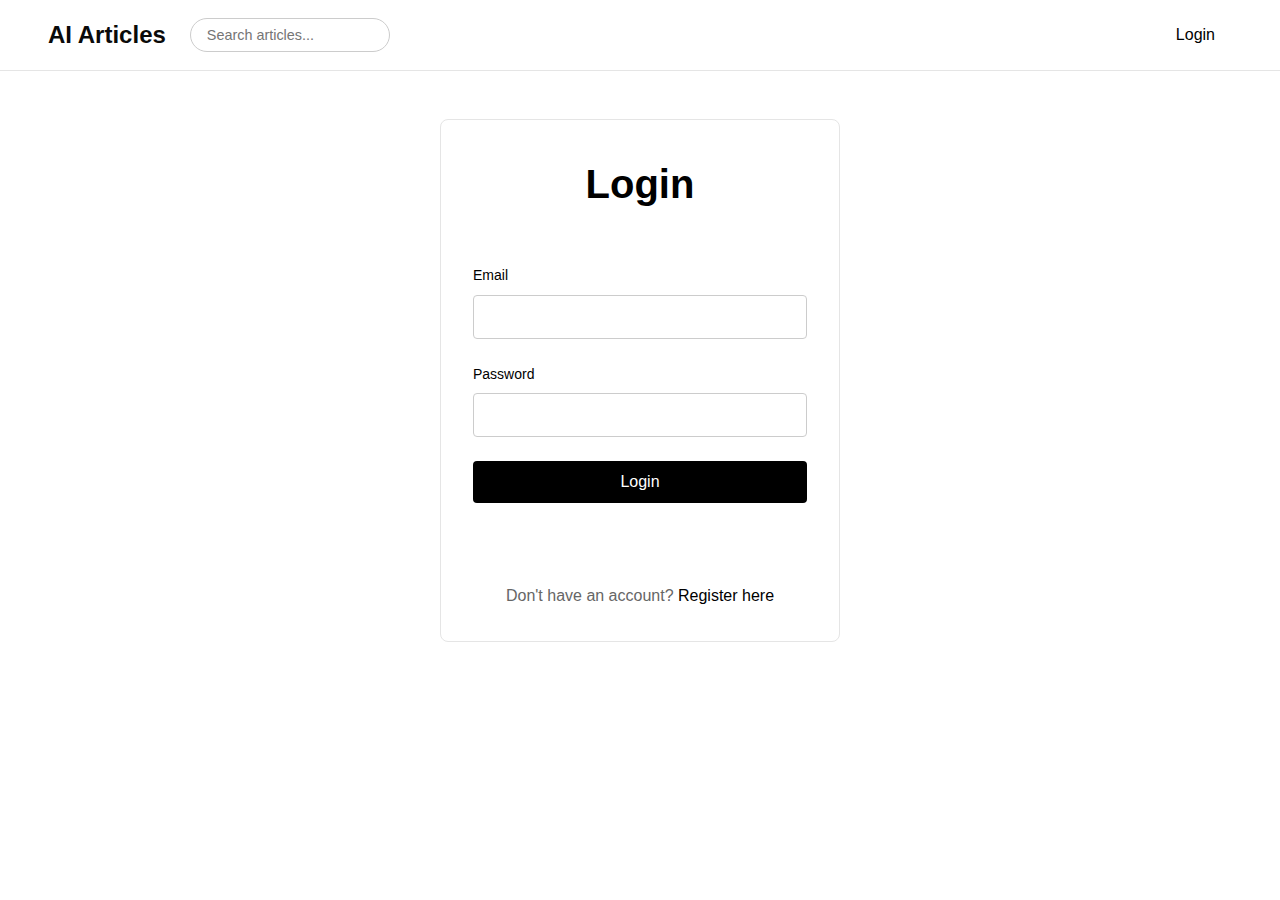
<file: static/login.html>
<!DOCTYPE html>
<html lang="en">
  <head>
    <meta charset="UTF-8" />
    <meta name="viewport" content="width=device-width, initial-scale=1.0" />
    <title>Login - AI Article Platform</title>
    <link rel="stylesheet" href="style.css" />
  </head>
  <body>
    <nav class="navbar">
      <div class="nav-container">
        <div class="nav-brand-group">
          <a href="index.html" class="nav-brand">AI Articles</a>
          <form id="search-form" class="search-form">
            <input
              type="text"
              id="search-input"
              placeholder="Search articles..."
            />
          </form>
        </div>

        <ul class="nav-links" id="nav-links"></ul>
      </div>
    </nav>

    <main class="main-content">
      <div class="container">
        <div class="form-wrapper">
          <h1>Login</h1>
          <form id="login-form" class="auth-form">
            <div class="form-group">
              <label for="email">Email</label>
              <input type="email" id="email" name="email" required />
            </div>

            <div class="form-group">
              <label for="password">Password</label>
              <input type="password" id="password" name="password" required />
            </div>

            <button type="submit" class="submit-btn">Login</button>

            <!-- Placeholder for form submission result messages -->
            <div id="form-message"></div>
          </form>

          <div class="auth-link">
            <p>
              Don't have an account? <a href="register.html">Register here</a>
            </p>
          </div>
        </div>
      </div>
    </main>

    <script src="main.js"></script>
  </body>
</html>
</file>
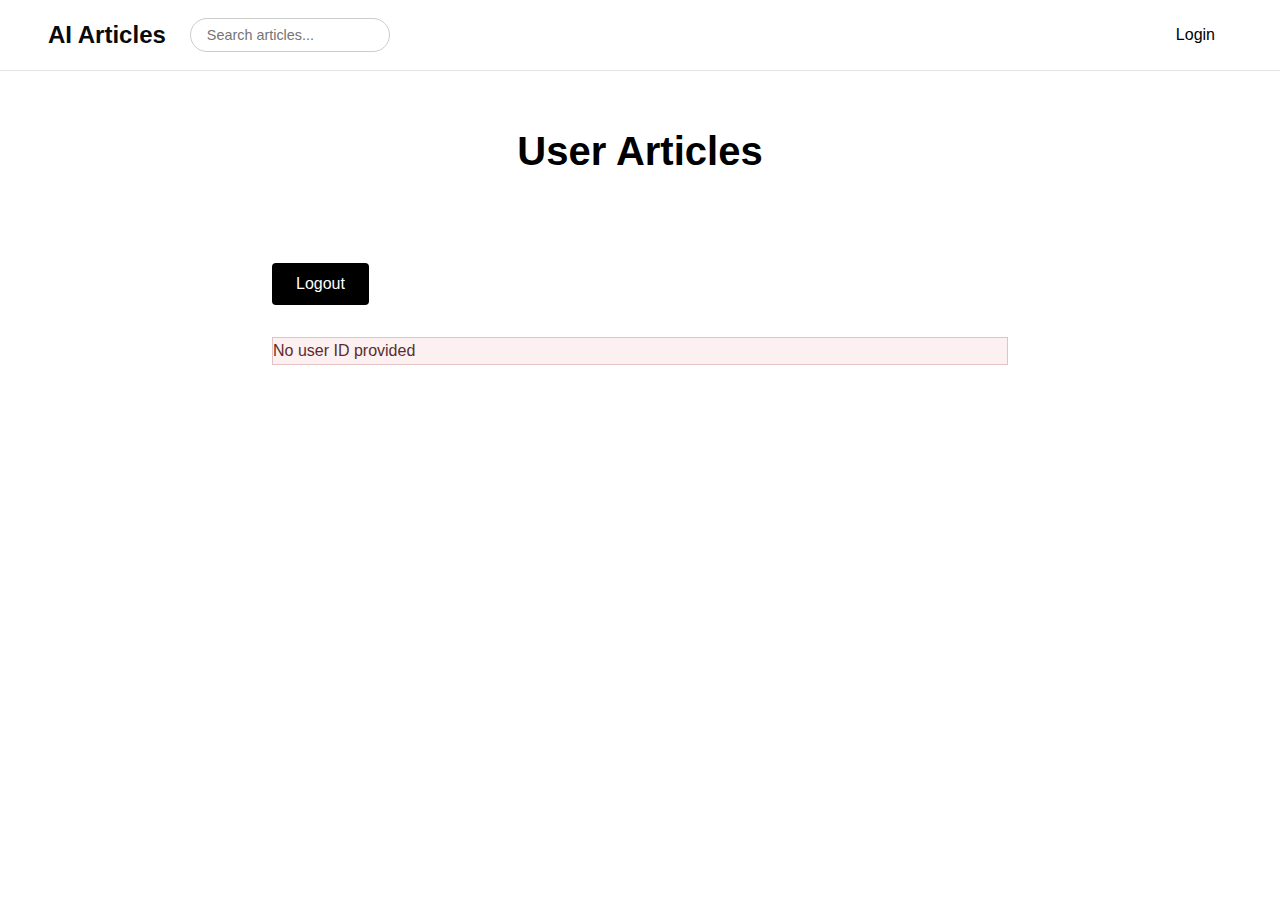
<file: static/profile.html>
<!DOCTYPE html>
<html lang="en">
  <head>
    <meta charset="UTF-8" />
    <meta name="viewport" content="width=device-width, initial-scale=1.0" />
    <title>Profile - AI Article Platform</title>
    <link rel="stylesheet" href="style.css" />
  </head>
  <body>
    <nav class="navbar">
      <div class="nav-container">
        <div class="nav-brand-group">
          <a href="index.html" class="nav-brand">AI Articles</a>
          <form id="search-form" class="search-form">
            <input
              type="text"
              id="search-input"
              placeholder="Search articles..."
            />
          </form>
        </div>

        <ul class="nav-links" id="nav-links"></ul>
      </div>
    </nav>

    <main class="main-content">
      <div class="container">
        <div class="profile-wrapper">
          <h1 id="profile-title">User Articles</h1>

          <!-- Placeholder for loading status -->
          <div id="loading-message"></div>

          <!-- Container for user articles list -->
          <div id="user-articles" class="user-articles">
            <!-- User articles will be populated here by JavaScript -->
          </div>

          <button
            id="logout-btn"
            class="submit-btn"
            style="margin-bottom: 2rem; margin-top: 2rem"
          >
            Logout
          </button>

          <!-- Placeholder for error messages -->
          <div id="error-message"></div>
        </div>
      </div>
    </main>

    <script src="main.js"></script>
  </body>
</html>
</file>
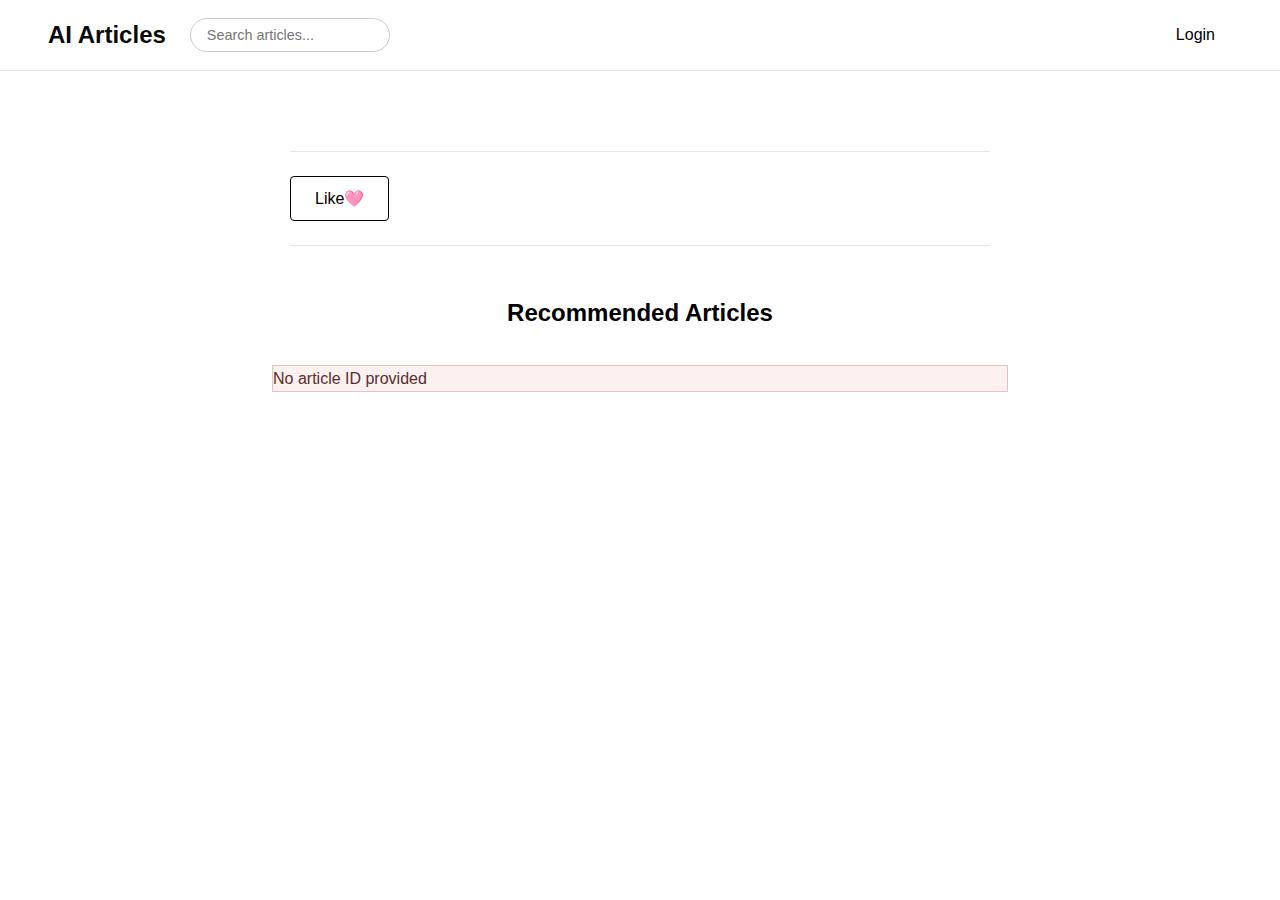
<file: static/read.html>
<!DOCTYPE html>
<html lang="en">
  <head>
    <meta charset="UTF-8" />
    <meta name="viewport" content="width=device-width, initial-scale=1.0" />
    <title>Read Article - AI Article Platform</title>
    <link rel="stylesheet" href="style.css" />
  </head>
  <body>
    <nav class="navbar">
      <div class="nav-container">
        <div class="nav-brand-group">
          <a href="index.html" class="nav-brand">AI Articles</a>
          <form id="search-form" class="search-form">
            <input
              type="text"
              id="search-input"
              placeholder="Search articles..."
            />
          </form>
        </div>

        <ul class="nav-links" id="nav-links"></ul>
      </div>
    </nav>

    <main class="main-content">
      <div class="container">
        <!-- Placeholder for article loading status -->
        <div id="loading-message"></div>

        <!-- Article content section -->
        <article id="article-content" class="article-content">
          <header class="article-header">
            <h1 id="article-title"></h1>
            <div id="article-author" class="article-author"></div>
          </header>

          <div id="article-body" class="article-body"></div>

          <div class="article-actions">
            <button id="like-btn" class="action-btn">Like🩷</button>
            <div id="like-message"></div>
          </div>
        </article>

        <!-- Recommended articles section -->
        <section id="recommended-section" class="recommended-section">
          <h2>Recommended Articles</h2>
          <div id="recommended-list" class="recommended-list">
            <!-- Recommended articles will be populated here by JavaScript -->
          </div>
        </section>

        <!-- Placeholder for error messages -->
        <div id="error-message"></div>
      </div>
    </main>

    <script src="main.js"></script>
  </body>
</html>
</file>
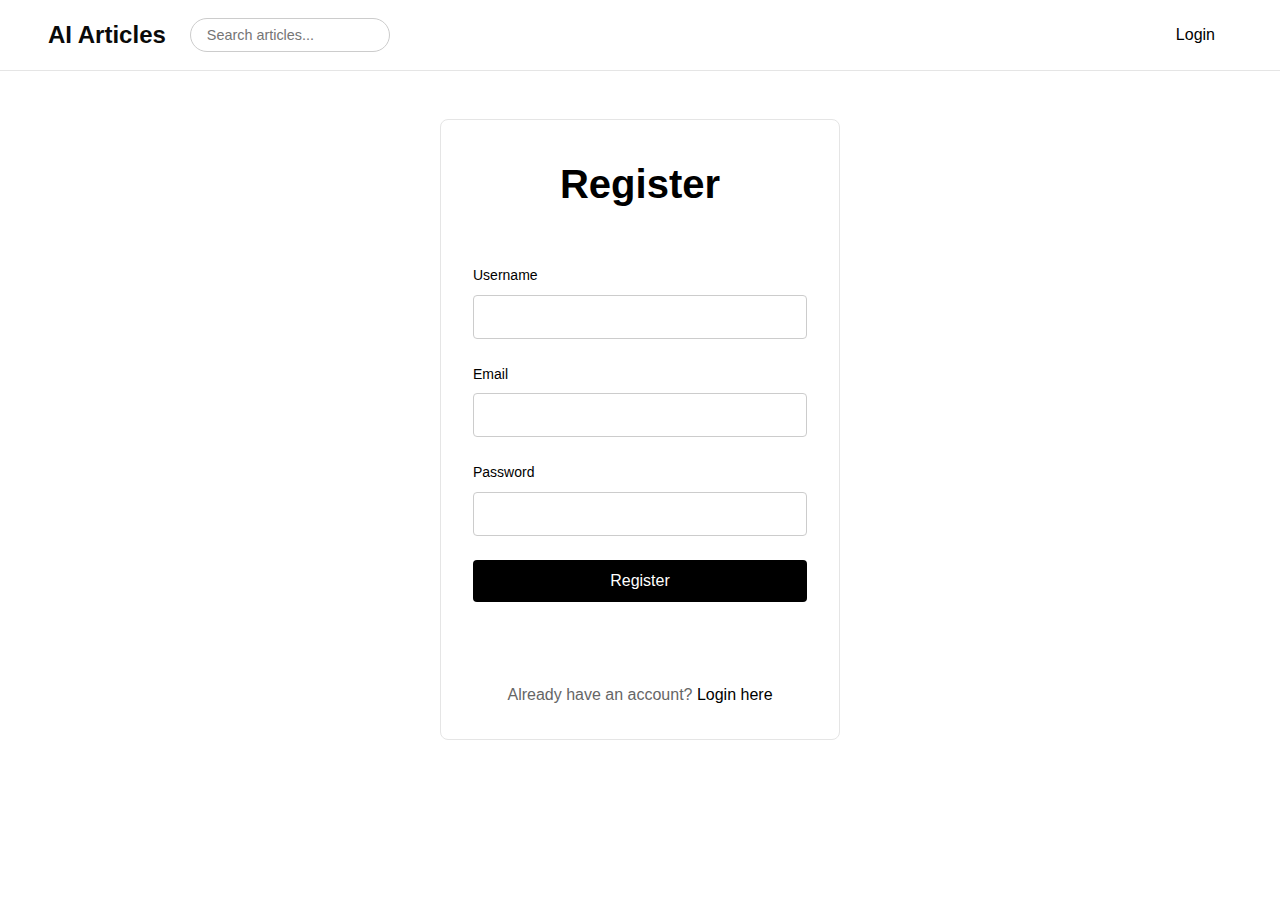
<file: static/register.html>
<!DOCTYPE html>
<html lang="en">
  <head>
    <meta charset="UTF-8" />
    <meta name="viewport" content="width=device-width, initial-scale=1.0" />
    <title>Register - AI Article Platform</title>
    <link rel="stylesheet" href="style.css" />
  </head>
  <body>
    <nav class="navbar">
      <div class="nav-container">
        <div class="nav-brand-group">
          <a href="index.html" class="nav-brand">AI Articles</a>
          <form id="search-form" class="search-form">
            <input
              type="text"
              id="search-input"
              placeholder="Search articles..."
            />
          </form>
        </div>

        <ul class="nav-links" id="nav-links"></ul>
      </div>
    </nav>

    <main class="main-content">
      <div class="container">
        <div class="form-wrapper">
          <h1>Register</h1>
          <form id="register-form" class="auth-form">
            <div class="form-group">
              <label for="username">Username</label>
              <input type="text" id="username" name="username" required />
            </div>

            <div class="form-group">
              <label for="email">Email</label>
              <input type="email" id="email" name="email" required />
            </div>

            <div class="form-group">
              <label for="password">Password</label>
              <input type="password" id="password" name="password" required />
            </div>

            <button type="submit" class="submit-btn">Register</button>

            <!-- Placeholder for form submission result messages -->
            <div id="form-message"></div>
          </form>

          <div class="auth-link">
            <p>Already have an account? <a href="login.html">Login here</a></p>
          </div>
        </div>
      </div>
    </main>

    <script src="main.js"></script>
  </body>
</html>
</file>
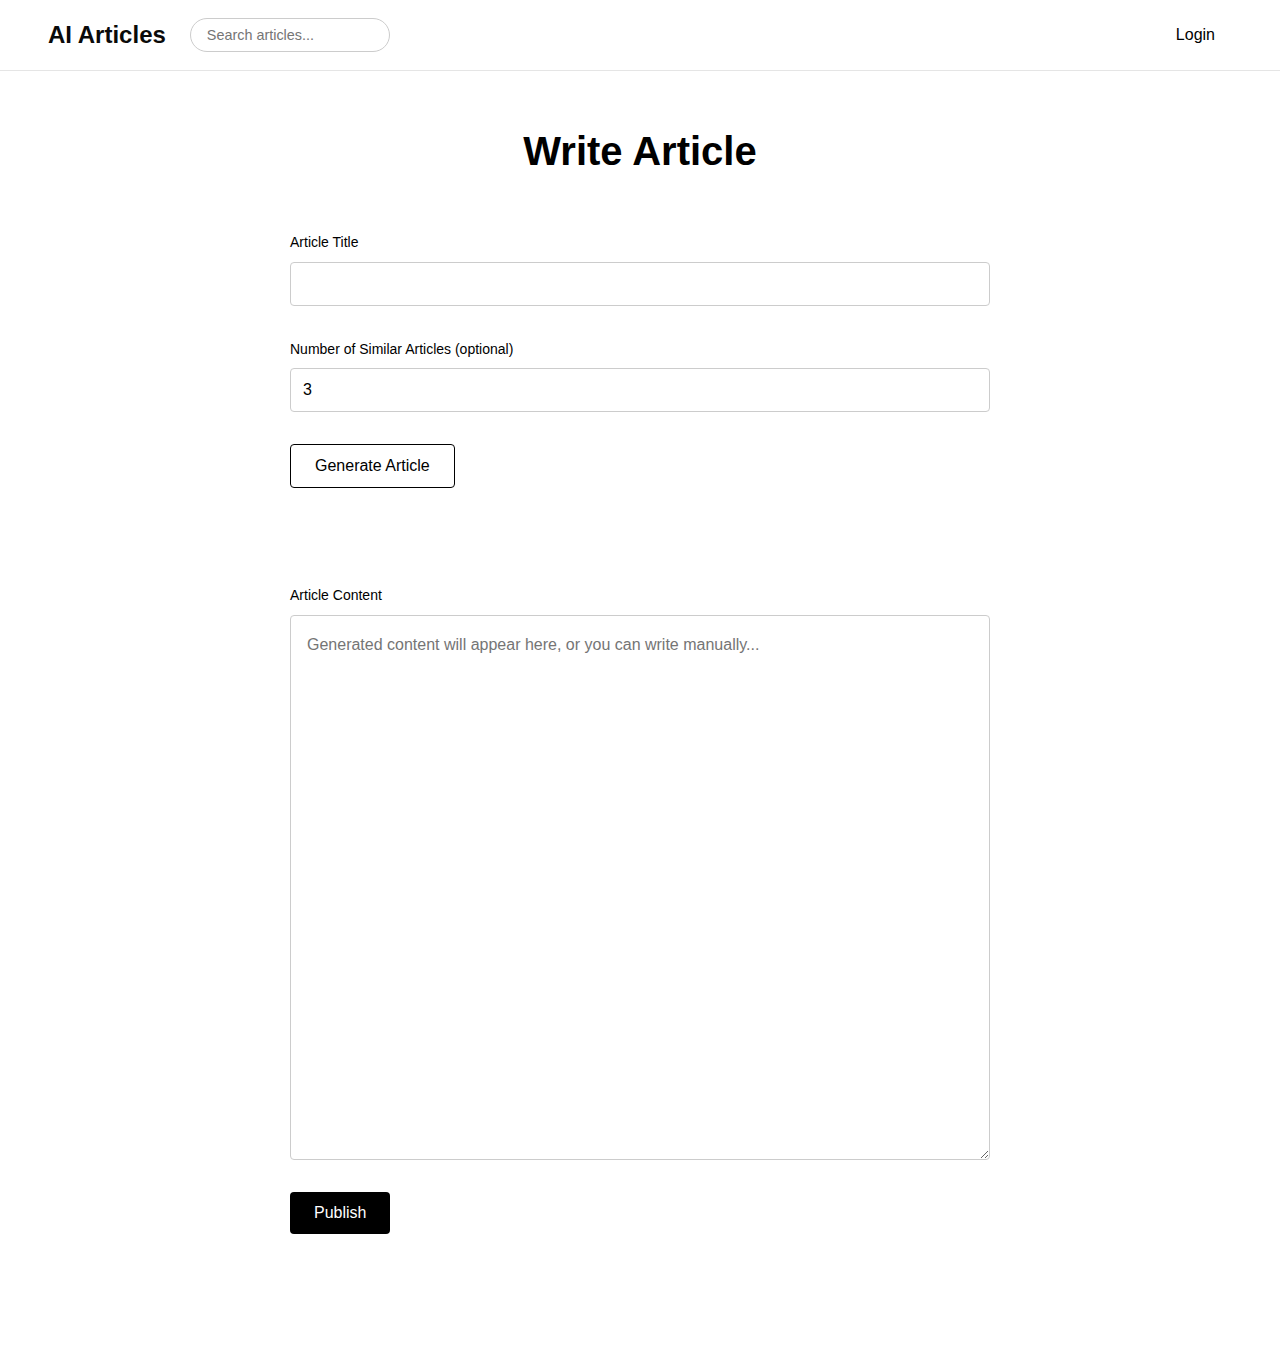
<file: static/write.html>
<!DOCTYPE html>
<html lang="en">
  <head>
    <meta charset="UTF-8" />
    <meta name="viewport" content="width=device-width, initial-scale=1.0" />
    <title>Write Article - AI Article Platform</title>
    <link rel="stylesheet" href="style.css" />
  </head>
  <body>
    <nav class="navbar">
      <div class="nav-container">
        <div class="nav-brand-group">
          <a href="index.html" class="nav-brand">AI Articles</a>
          <form id="search-form" class="search-form">
            <input
              type="text"
              id="search-input"
              placeholder="Search articles..."
            />
          </form>
        </div>

        <ul class="nav-links" id="nav-links"></ul>
      </div>
    </nav>

    <main class="main-content">
      <div class="container">
        <div class="write-wrapper">
          <h1>Write Article</h1>

          <form id="write-form" class="write-form">
            <div class="form-group">
              <label for="title">Article Title</label>
              <input type="text" id="title" name="title" required />
            </div>

            <div class="form-group">
              <label for="num_similar_articles"
                >Number of Similar Articles (optional)</label
              >
              <input
                type="number"
                id="num_similar_articles"
                name="num_similar_articles"
                value="3"
                min="1"
                max="10"
              />
            </div>

            <div class="button-group">
              <button type="button" id="generate-btn" class="action-btn">
                Generate Article
              </button>
            </div>

            <!-- Placeholder for generation status messages -->
            <div id="generation-message"></div>

            <div class="form-group">
              <label for="content">Article Content</label>
              <textarea
                id="content"
                name="content"
                rows="20"
                placeholder="Generated content will appear here, or you can write manually..."
              ></textarea>
            </div>

            <div class="button-group">
              <button type="submit" id="publish-btn" class="submit-btn">
                Publish
              </button>
            </div>

            <!-- Placeholder for form submission result messages -->
            <div id="form-message"></div>
          </form>
        </div>
      </div>
    </main>

    <script src="main.js"></script>
  </body>
</html>
</file>
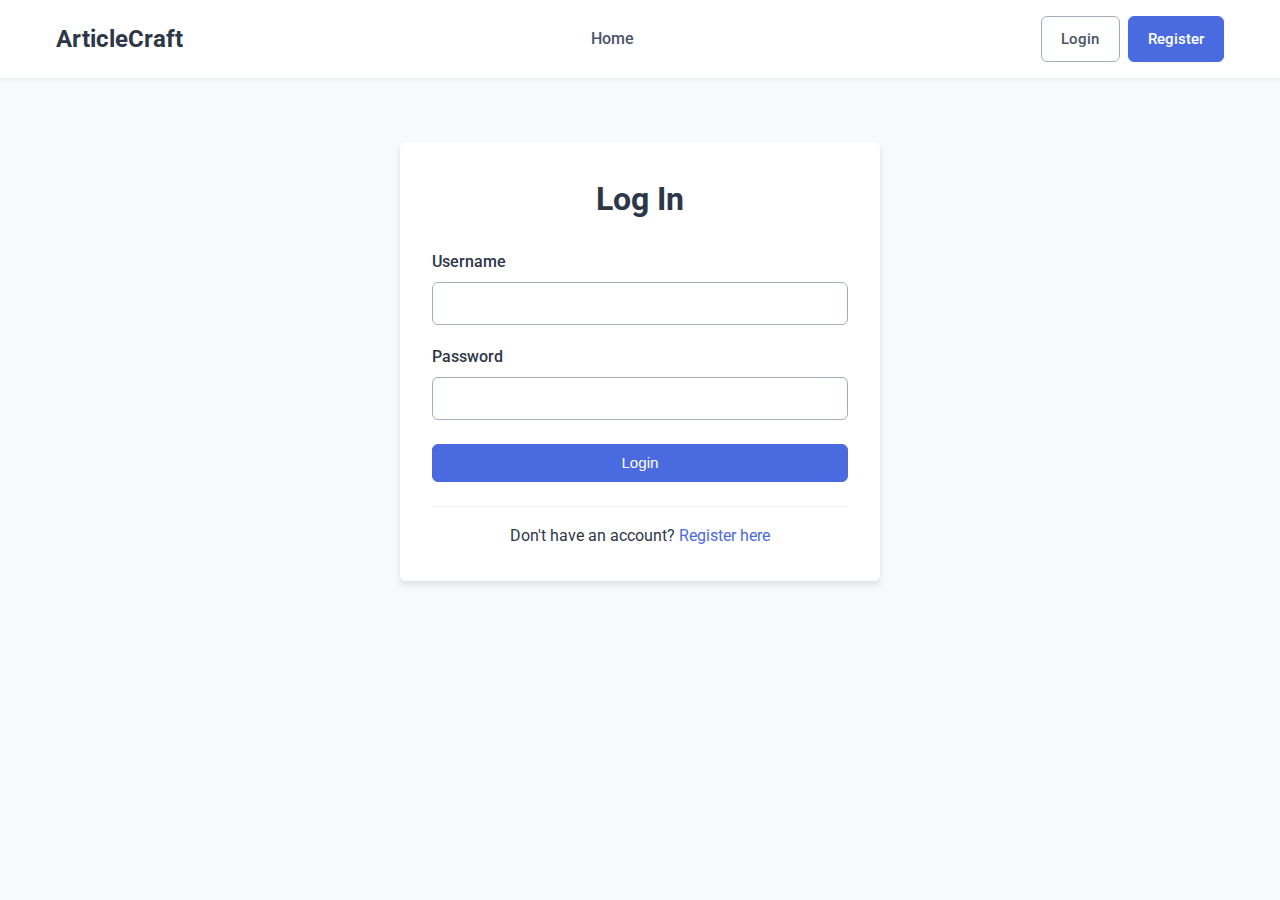
<file: templates/login.html>
<!DOCTYPE html>
<html lang="en">
<head>
    <meta charset="UTF-8">
    <meta name="viewport" content="width=device-width, initial-scale=1.0">
    <title>Login - ArticleCraft</title>
    <link rel="stylesheet" href="/static/styles.css">
    <link href="https://fonts.googleapis.com/css2?family=Roboto:wght@300;400;500;700&display=swap" rel="stylesheet">
</head>
<body>
    <header>
        <div class="container">
            <nav class="navbar">
                <div class="navbar-brand">
                    <a href="/">ArticleCraft</a>
                </div>
                
                <div class="navbar-menu">
                    <ul class="navbar-nav">
                        <li class="nav-item">
                            <a href="/" class="nav-link">Home</a>
                        </li>
                    </ul>
                </div>
                
                <div class="navbar-end">
                    <div class="auth-buttons">
                        <a href="/login" class="btn btn-outline">Login</a>
                        <a href="/register" class="btn btn-primary">Register</a>
                    </div>
                </div>
            </nav>
        </div>
    </header>
    
    <main>
        <div class="container">
            <div class="auth-container">
                <h1>Log In</h1>
                
                <div id="alerts"></div>
                
                <form id="login-form" class="auth-form">
                    <div class="form-group">
                        <label for="username">Username</label>
                        <input type="text" id="username" name="username" required class="form-control">
                    </div>
                    
                    <div class="form-group">
                        <label for="password">Password</label>
                        <input type="password" id="password" name="password" required class="form-control">
                    </div>
                    
                    <div class="form-actions">
                        <button type="submit" class="btn btn-primary btn-block" id="login-btn">
                            Login
                        </button>
                    </div>
                </form>
                
                <div class="auth-footer">
                    <p>Don't have an account? <a href="/register">Register here</a></p>
                </div>
            </div>
        </div>
    </main>
    
    <script src="/static/auth.js"></script>
    <script>
        const API_BASE_URL = 'http://localhost:8000';

        document.getElementById('login-form').addEventListener('submit', async function(e) {
            e.preventDefault();
            
            const loginBtn = document.getElementById('login-btn');
            const originalText = loginBtn.textContent;
            loginBtn.textContent = 'Logging in...';
            loginBtn.disabled = true;
            
            const formData = new FormData();
            formData.append('username', document.getElementById('username').value);
            formData.append('password', document.getElementById('password').value);
            
            try {
                const response = await fetch(`${API_BASE_URL}/auth/login`, {
                    method: 'POST',
                    body: formData
                });
                
                const data = await response.json();
                
                if (response.ok) {
                    // Store the access token
                    localStorage.setItem('access_token', data.access_token);
                    localStorage.setItem('token_type', data.token_type);
                    
                    showAlert('Login successful! Redirecting...', 'success');
                    
                    // Redirect to home page after a short delay
                    setTimeout(() => {
                        window.location.href = '/';
                    }, 1000);
                } else {
                    showAlert(data.detail || 'Login failed. Please check your credentials.', 'error');
                }
            } catch (error) {
                console.error('Login error:', error);
                showAlert('An error occurred. Please try again.', 'error');
            } finally {
                loginBtn.textContent = originalText;
                loginBtn.disabled = false;
            }
        });

        function showAlert(message, type) {
            const alertsContainer = document.getElementById('alerts');
            const alert = document.createElement('div');
            alert.className = `alert alert-${type}`;
            alert.textContent = message;
            
            alertsContainer.innerHTML = '';
            alertsContainer.appendChild(alert);
            
            // Auto-remove success alerts after 3 seconds
            if (type === 'success') {
                setTimeout(() => {
                    alert.remove();
                }, 3000);
            }
        }

        // Check if user is already logged in
        document.addEventListener('DOMContentLoaded', function() {
            const token = localStorage.getItem('access_token');
            if (token) {
                // User is already logged in, redirect to home
                window.location.href = '/';
            }
        });
    </script>
</body>
</html>
</file>
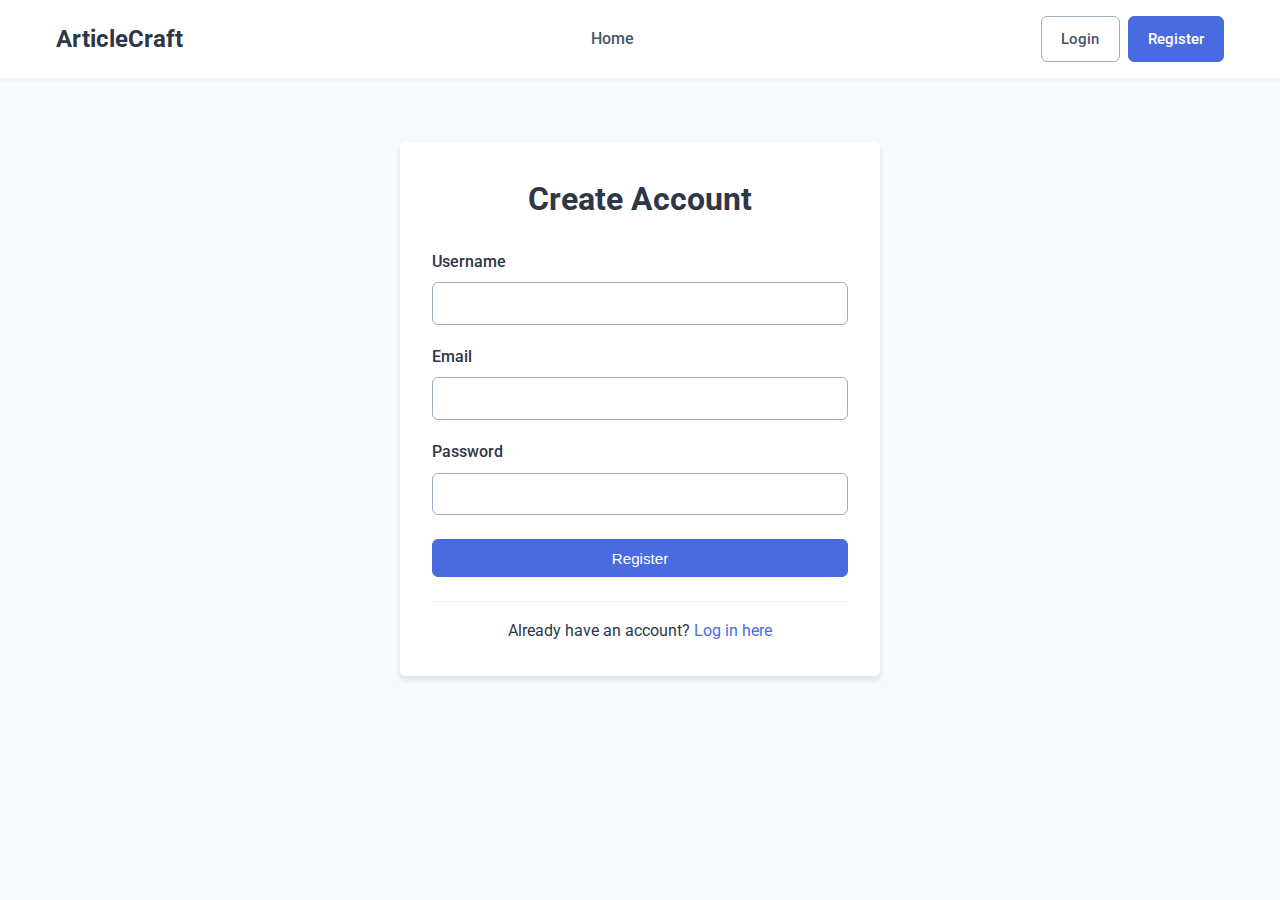
<file: templates/register.html>
<!DOCTYPE html>
<html lang="en">
<head>
    <meta charset="UTF-8">
    <meta name="viewport" content="width=device-width, initial-scale=1.0">
    <title>Register - ArticleCraft</title>
    <link rel="stylesheet" href="/static/styles.css">
    <link href="https://fonts.googleapis.com/css2?family=Roboto:wght@300;400;500;700&display=swap" rel="stylesheet">
</head>
<body>
    <header>
        <div class="container">
            <nav class="navbar">
                <div class="navbar-brand">
                    <a href="/">ArticleCraft</a>
                </div>
                
                <div class="navbar-menu">
                    <ul class="navbar-nav">
                        <li class="nav-item">
                            <a href="/" class="nav-link">Home</a>
                        </li>
                    </ul>
                </div>
                
                <div class="navbar-end">
                    <div class="auth-buttons">
                        <a href="/login" class="btn btn-outline">Login</a>
                        <a href="/register" class="btn btn-primary">Register</a>
                    </div>
                </div>
            </nav>
        </div>
    </header>
    
    <main>
        <div class="container">
            <div class="auth-container">
                <h1>Create Account</h1>
                
                <div id="alerts"></div>
                
                <form id="register-form" class="auth-form">
                    <div class="form-group">
                        <label for="username">Username</label>
                        <input type="text" id="username" name="username" required class="form-control">
                    </div>
                    
                    <div class="form-group">
                        <label for="email">Email</label>
                        <input type="email" id="email" name="email" required class="form-control">
                    </div>
                    
                    <div class="form-group">
                        <label for="password">Password</label>
                        <input type="password" id="password" name="password" required class="form-control" minlength="6">
                    </div>
                    
                    <div class="form-actions">
                        <button type="submit" class="btn btn-primary btn-block" id="register-btn">
                            Register
                        </button>
                    </div>
                </form>
                
                <div class="auth-footer">
                    <p>Already have an account? <a href="/login">Log in here</a></p>
                </div>
            </div>
        </div>
    </main>
    
    <script>
        const API_BASE_URL = 'http://localhost:8000';

        document.getElementById('register-form').addEventListener('submit', async function(e) {
            e.preventDefault();
            
            const registerBtn = document.getElementById('register-btn');
            const originalText = registerBtn.textContent;
            registerBtn.textContent = 'Creating account...';
            registerBtn.disabled = true;
            
            const userData = {
                username: document.getElementById('username').value,
                email: document.getElementById('email').value,
                password: document.getElementById('password').value
            };
            
            try {
                const response = await fetch(`${API_BASE_URL}/auth/register`, {
                    method: 'POST',
                    headers: {
                        'Content-Type': 'application/json',
                    },
                    body: JSON.stringify(userData)
                });
                
                const data = await response.json();
                
                if (response.ok) {
                    showAlert('Registration successful! Please log in.', 'success');
                    
                    // Redirect to login page after a short delay
                    setTimeout(() => {
                        window.location.href = '/login';
                    }, 1500);
                } else {
                    showAlert(data.detail || 'Registration failed. Please try again.', 'error');
                }
            } catch (error) {
                console.error('Registration error:', error);
                showAlert('An error occurred. Please try again.', 'error');
            } finally {
                registerBtn.textContent = originalText;
                registerBtn.disabled = false;
            }
        });

        function showAlert(message, type) {
            const alertsContainer = document.getElementById('alerts');
            const alert = document.createElement('div');
            alert.className = `alert alert-${type}`;
            alert.textContent = message;
            
            alertsContainer.innerHTML = '';
            alertsContainer.appendChild(alert);
            
            // Auto-remove success alerts after 3 seconds
            if (type === 'success') {
                setTimeout(() => {
                    alert.remove();
                }, 3000);
            }
        }

        // Check if user is already logged in
        document.addEventListener('DOMContentLoaded', function() {
            const token = localStorage.getItem('access_token');
            if (token) {
                // User is already logged in, redirect to home
                window.location.href = '/';
            }
        });
    </script>
</body>
</html>
</file>
<file: static/styles.css>
/* ----- Base Styles ----- */
:root {
    --primary-color: #4a6bdf;
    --primary-dark: #3a54b4;
    --secondary-color: #38b2ac;
    --warning-color: #ed8936;
    --success-color: #48bb78;
    --error-color: #e53e3e;
    --bg-color: #f7fafc;
    --light-gray: #edf2f7;
    --medium-gray: #a0aec0;
    --dark-gray: #4a5568;
    --text-color: #2d3748;
    --font-family: 'Roboto', sans-serif;
    --border-radius: 6px;
    --shadow: 0 4px 6px rgba(0, 0, 0, 0.1);
    --transition: all 0.3s ease;
}

* {
    box-sizing: border-box;
    margin: 0;
    padding: 0;
}

body {
    font-family: var(--font-family);
    background-color: var(--bg-color);
    color: var(--text-color);
    line-height: 1.6;
    min-height: 100vh;
    display: flex;
    flex-direction: column;
}

a {
    text-decoration: none;
    color: var(--primary-color);
    transition: var(--transition);
}

a:hover {
    color: var(--primary-dark);
}

ul {
    list-style: none;
}

.container {
    width: 100%;
    max-width: 1200px;
    margin: 0 auto;
    padding: 0 1rem;
}

.hidden {
    display: none !important;
}

/* ----- Buttons ----- */
.btn {
    display: inline-block;
    padding: 0.6rem 1.2rem;
    background-color: #fff;
    border: 1px solid #ddd;
    border-radius: var(--border-radius);
    color: var(--text-color);
    cursor: pointer;
    font-size: 0.95rem;
    font-weight: 500;
    transition: var(--transition);
    text-align: center;
}

.btn:hover {
    background-color: #f8f9fa;
}

.btn-primary {
    background-color: var(--primary-color);
    border-color: var(--primary-color);
    color: #fff;
}

.btn-primary:hover {
    background-color: var(--primary-dark);
    border-color: var(--primary-dark);
    color: #fff;
}

.btn-success {
    background-color: var(--success-color);
    border-color: var(--success-color);
    color: #fff;
}

.btn-success:hover {
    background-color: #3da066;
    border-color: #3da066;
    color: #fff;
}

.btn-outline {
    background-color: transparent;
    border-color: var(--medium-gray);
    color: var(--dark-gray);
}

.btn-outline:hover {
    background-color: var(--light-gray);
}

.btn-block {
    display: block;
    width: 100%;
}

/* ----- Forms ----- */
.form-group {
    margin-bottom: 1.2rem;
}

.form-control {
    display: block;
    width: 100%;
    padding: 0.7rem 1rem;
    font-size: 1rem;
    border: 1px solid var(--medium-gray);
    border-radius: var(--border-radius);
    transition: var(--transition);
}

.form-control:focus {
    outline: none;
    border-color: var(--primary-color);
    box-shadow: 0 0 0 3px rgba(74, 107, 223, 0.2);
}

label {
    display: block;
    margin-bottom: 0.5rem;
    font-weight: 500;
}

.form-actions {
    margin-top: 1.5rem;
}

/* ----- Alerts ----- */
.alert {
    padding: 1rem;
    border-radius: var(--border-radius);
    margin-bottom: 1rem;
}

.alert-info {
    background-color: #ebf8ff;
    border: 1px solid #bee3f8;
    color: #2c5282;
}

.alert-success {
    background-color: #f0fff4;
    border: 1px solid #c6f6d5;
    color: #276749;
}

.alert-warning {
    background-color: #fffaf0;
    border: 1px solid #feebc8;
    color: #744210;
}

.alert-error {
    background-color: #fff5f5;
    border: 1px solid #fed7d7;
    color: #9b2c2c;
}

/* ----- Navigation ----- */
header {
    background-color: #fff;
    box-shadow: 0 2px 4px rgba(0, 0, 0, 0.05);
    position: sticky;
    top: 0;
    z-index: 100;
}

.navbar {
    display: flex;
    justify-content: space-between;
    align-items: center;
    padding: 1rem 0;
}

.navbar-brand a {
    font-size: 1.5rem;
    font-weight: 700;
    color: var(--text-color);
}

.navbar-nav {
    display: flex;
    align-items: center;
}

.nav-item {
    margin: 0 1rem;
}

.nav-link {
    color: var(--dark-gray);
    font-weight: 500;
    padding: 0.5rem 0;
    position: relative;
}

.nav-link:hover {
    color: var(--primary-color);
}

.nav-link::after {
    content: '';
    position: absolute;
    bottom: 0;
    left: 0;
    width: 0;
    height: 2px;
    background-color: var(--primary-color);
    transition: var(--transition);
}

.nav-link:hover::after {
    width: 100%;
}

.auth-buttons {
    display: flex;
    gap: 0.5rem;
}

.user-dropdown {
    position: relative;
}

.dropdown-toggle {
    display: flex;
    align-items: center;
    gap: 0.5rem;
    background: none;
    border: none;
    cursor: pointer;
    font-weight: 500;
    color: var(--dark-gray);
    padding: 0.5rem;
}

.dropdown-menu {
    position: absolute;
    top: 100%;
    right: 0;
    width: 200px;
    background-color: #fff;
    border-radius: var(--border-radius);
    box-shadow: var(--shadow);
    display: none;
    z-index: 10;
}

.dropdown-menu.active {
    display: block;
}

.dropdown-item {
    display: flex;
    align-items: center;
    gap: 0.5rem;
    padding: 0.8rem 1rem;
    transition: var(--transition);
}

.dropdown-item:hover {
    background-color: var(--light-gray);
}

/* ----- Main Content ----- */
main {
    flex: 1;
    padding: 2rem 0;
}

/* ----- Footer ----- */
footer {
    background-color: #fff;
    border-top: 1px solid var(--light-gray);
    margin-top: auto;
    padding: 2rem 0;
}

.footer-content {
    display: flex;
    justify-content: space-between;
    margin-bottom: 2rem;
}

.footer-logo h3 {
    font-size: 1.5rem;
    margin-bottom: 0.5rem;
}

.footer-links {
    display: flex;
    gap: 3rem;
}

.footer-section h4 {
    font-size: 1.1rem;
    margin-bottom: 1rem;
}

.footer-section ul li {
    margin-bottom: 0.5rem;
}

.footer-bottom {
    text-align: center;
    padding-top: 1.5rem;
    border-top: 1px solid var(--light-gray);
    color: var(--medium-gray);
}

/* ----- Auth Pages ----- */
.auth-container {
    max-width: 480px;
    margin: 2rem auto;
    background-color: #fff;
    padding: 2rem;
    border-radius: var(--border-radius);
    box-shadow: var(--shadow);
}

.auth-container h1 {
    margin-bottom: 1.5rem;
    text-align: center;
}

.auth-form {
    margin-bottom: 1.5rem;
}

.auth-footer {
    text-align: center;
    padding-top: 1rem;
    border-top: 1px solid var(--light-gray);
}

/* ----- Home Page ----- */
.home-header {
    display: flex;
    justify-content: space-between;
    align-items: center;
    margin-bottom: 2rem;
}

.action-buttons {
    display: flex;
    gap: 1rem;
}

.articles-container {
    display: grid;
    grid-template-columns: 1fr;
    gap: 1.5rem;
}

.article-card {
    background-color: #fff;
    border-radius: var(--border-radius);
    box-shadow: var(--shadow);
    padding: 1.5rem;
    transition: var(--transition);
}

.article-card:hover {
    transform: translateY(-5px);
    box-shadow: 0 10px 15px rgba(0, 0, 0, 0.1);
}

.article-header {
    margin-bottom: 1rem;
}

.article-header h2 {
    margin-bottom: 0.5rem;
}

.article-header h2 a {
    color: var(--text-color);
}

.article-header h2 a:hover {
    color: var(--primary-color);
}

.article-meta {
    display: flex;
    align-items: center;
    flex-wrap: wrap;
    gap: 1rem;
    font-size: 0.9rem;
    color: var(--medium-gray);
}

.generated-badge {
    background-color: var(--secondary-color);
    color: #fff;
    font-size: 0.8rem;
    padding: 0.2rem 0.5rem;
    border-radius: 4px;
}

.article-preview {
    margin-bottom: 1rem;
    color: var(--dark-gray);
}

.article-footer {
    display: flex;
    justify-content: space-between;
    align-items: center;
}

.tags {
    display: flex;
    flex-wrap: wrap;
    gap: 0.5rem;
}

.tag {
    background-color: var(--light-gray);
    color: var(--dark-gray);
    font-size: 0.8rem;
    padding: 0.2rem 0.6rem;
    border-radius: 4px;
}

.read-more {
    font-size: 0.9rem;
    font-weight: 500;
}

.no-articles {
    text-align: center;
    padding: 3rem 1rem;
    background-color: #fff;
    border-radius: var(--border-radius);
    box-shadow: var(--shadow);
}

/* ----- Article Page ----- */
.article-container {
    display: grid;
    grid-template-columns: 2fr 1fr;
    gap: 2rem;
}

.main-article {
    background-color: #fff;
    padding: 2rem;
    border-radius: var(--border-radius);
    box-shadow: var(--shadow);
}

.article-content {
    margin: 2rem 0;
    line-height: 1.8;
}

.article-content p {
    margin-bottom: 1.5rem;
}

.article-content h2, 
.article-content h3 {
    margin-top: 2rem;
    margin-bottom: 1rem;
}

.article-content img {
    max-width: 100%;
    border-radius: var(--border-radius);
    margin: 1.5rem 0;
}

.article-content blockquote {
    border-left: 4px solid var(--primary-color);
    padding-left: 1rem;
    margin: 1.5rem 0;
    color: var(--dark-gray);
}

.article-actions {
    display: flex;
    justify-content: space-between;
    align-items: center;
    padding-top: 1.5rem;
    border-top: 1px solid var(--light-gray);
}

.engagement {
    display: flex;
    align-items: center;
    gap: 1.5rem;
}

.views-count {
    color: var(--medium-gray);
}

.like-button {
    background: none;
    border: none;
    display: flex;
    align-items: center;
    gap: 0.5rem;
    cursor: pointer;
    transition: var(--transition);
}

.like-button:hover {
    transform: scale(1.1);
}

.like-button.liked {
    animation: pulse 0.5s;
}

@keyframes pulse {
    0% { transform: scale(1); }
    50% { transform: scale(1.2); }
    100% { transform: scale(1); }
}

.share {
    position: relative;
}

.share-button {
    background: none;
    border: 1px solid var(--medium-gray);
    border-radius: var(--border-radius);
    padding: 0.5rem 1rem;
    cursor: pointer;
}

.share-dropdown {
    position: absolute;
    right: 0;
    top: 100%;
    width: 160px;
    background-color: #fff;
    border-radius: var(--border-radius);
    box-shadow: var(--shadow);
    display: none;
    z-index: 10;
}

.share-dropdown.active {
    display: block;
}

.share-dropdown a {
    display: block;
    padding: 0.8rem 1rem;
    transition: var(--transition);
}

.share-dropdown a:hover {
    background-color: var(--light-gray);
}

.recommendations {
    background-color: #fff;
    padding: 1.5rem;
    border-radius: var(--border-radius);
    box-shadow: var(--shadow);
}

.recommendations h3 {
    margin-bottom: 1.5rem;
}

.recommended-article {
    padding-bottom: 1rem;
    margin-bottom: 1rem;
    border-bottom: 1px solid var(--light-gray);
}

.recommended-article:last-child {
    border-bottom: none;
    margin-bottom: 0;
    padding-bottom: 0;
}

.recommendation-placeholder {
    text-align: center;
    color: var(--medium-gray);
}

/* ----- Write/Edit Article ----- */
.article-editor {
    background-color: #fff;
    padding: 2rem;
    border-radius: var(--border-radius);
    box-shadow: var(--shadow);
}

.article-editor h1 {
    margin-bottom: 1.5rem;
}

.quill-editor {
    height: 400px;
    margin-bottom: 1rem;
}

/* ----- Generate Article ----- */
.generate-container {
    max-width: 700px;
    margin: 0 auto;
    background-color: #fff;
    padding: 2rem;
    border-radius: var(--border-radius);
    box-shadow: var(--shadow);
}

.generate-container h1 {
    margin-bottom: 1.5rem;
}

.ai-info {
    background-color: var(--light-gray);
    padding: 1rem;
    border-radius: var(--border-radius);
    margin-bottom: 2rem;
}

.generate-actions {
    margin-top: 2rem;
}

.lightning {
    font-size: 1.2rem;
}

.generate-loading {
    text-align: center;
    padding: 2rem 0;
}

.spinner {
    display: inline-block;
    width: 50px;
    height: 50px;
    border: 5px solid var(--light-gray);
    border-top-color: var(--primary-color);
    border-radius: 50%;
    animation: spin 1s linear infinite;
    margin-bottom: 1rem;
}

@keyframes spin {
    to { transform: rotate(360deg); }
}

/* ----- Profile Page ----- */
.profile-container {
    background-color: #fff;
    padding: 2rem;
    border-radius: var(--border-radius);
    box-shadow: var(--shadow);
}

.profile-header {
    margin-bottom: 2rem;
}

.profile-meta {
    display: flex;
    gap: 2rem;
    color: var(--medium-gray);
    margin-top: 0.5rem;
}

.stats-cards {
    display: grid;
    grid-template-columns: repeat(auto-fit, minmax(200px, 1fr));
    gap: 1.5rem;
    margin-bottom: 2rem;
}

.stat-card {
    background-color: var(--light-gray);
    padding: 1.5rem;
    border-radius: var(--border-radius);
    text-align: center;
}

.stat-number {
    font-size: 2.5rem;
    font-weight: 700;
    margin-bottom: 0.5rem;
    color: var(--primary-color);
}

.stat-label {
    color: var(--dark-gray);
    font-weight: 500;
}

.charts-container {
    display: grid;
    grid-template-columns: repeat(auto-fit, minmax(300px, 1fr));
    gap: 1.5rem;
    margin-bottom: 2rem;
}

.chart-card {
    background-color: var(--light-gray);
    padding: 1.5rem;
    border-radius: var(--border-radius);
}

.chart-card h3 {
    margin-bottom: 1rem;
    text-align: center;
}

.chart-container {
    height: 250px;
}

.articles-section {
    margin-top: 2.5rem;
}

.articles-section h2 {
    margin-bottom: 1.5rem;
}

.articles-table-container {
    overflow-x: auto;
}

.articles-table {
    width: 100%;
    border-collapse: collapse;
}

.articles-table th,
.articles-table td {
    padding: 1rem;
    text-align: left;
    border-bottom: 1px solid var(--light-gray);
}

.articles-table th {
    background-color: var(--light-gray);
    font-weight: 500;
}

.articles-table tr:hover {
    background-color: var(--light-gray);
}

.cta-buttons {
    display: flex;
    justify-content: center;
    gap: 1rem;
    margin-top: 1.5rem;
}

/* ----- Responsive Styles ----- */
@media (max-width: 768px) {
    .article-container {
        grid-template-columns: 1fr;
    }
    
    .navbar {
        flex-direction: column;
    }
    
    .navbar-menu {
        width: 100%;
        margin: 1rem 0;
    }
    
    .navbar-nav {
        justify-content: center;
    }
    
    .navbar-end {
        width: 100%;
        display: flex;
        justify-content: center;
    }
    
    .footer-content {
        flex-direction: column;
        gap: 2rem;
    }
    
    .footer-links {
        flex-direction: column;
        gap: 1.5rem;
    }
    
    .stats-cards {
        grid-template-columns: 1fr 1fr;
    }
}

@media (max-width: 576px) {
    .stats-cards {
        grid-template-columns: 1fr;
    }
    
    .charts-container {
        grid-template-columns: 1fr;
    }
    
    .article-actions {
        flex-direction: column;
        gap: 1rem;
        align-items: flex-start;
    }
}
</file>
<file: static/style.css>
/* style.css */

/* Reset and base styles */
* {
    margin: 0;
    padding: 0;
    box-sizing: border-box;
}

body {
    font-family: medium-content-sans-serif-font, -apple-system, BlinkMacSystemFont, "Segoe UI", Roboto, Oxygen, Ubuntu, Cantarell, "Open Sans", "Helvetica Neue", sans-serif;
    background-color: white;
    color: black;
    line-height: 1.6;
    font-size: 16px;
}

/* Navigation */
.navbar {
    background-color: white;
    padding: 1rem 0;
    border-bottom: 1px solid #e5e5e5;
    position: sticky;
    top: 0;
    z-index: 100;
}

.nav-container {
    /* max-width: 1200px; */
    margin: 0;
    padding: 0 3rem;
    display: flex;
    justify-content: space-between;
    align-items: center;
}

.nav-brand {
    color: rgb(10, 10, 10);
    text-decoration: none;
    font-size: 1.5rem;
    font-weight: 600;
}

.nav-brand:hover {
    color: #626262;
}

.nav-links {
    display: flex;
    list-style: none;
    gap: 1.5rem;
}

.navbar {
    background-color: white;
    padding: 1rem 0;
    border-bottom: 1px solid #e5e5e5;
    position: sticky;
    top: 0;
    z-index: 100;
}

.nav-links a {
    color: black;
    text-decoration: none;
    padding: 0.5rem 1rem;
    border: 1px solid transparent;
    border-radius: 4px;
    transition: all 0.3s ease;
}

.nav-links a:hover {
    border-color: black;
    background-color: rgba(0, 0, 0, 0.05);
}


.nav-brand-group {
    display: flex;
    align-items: center;
    gap: 1.5rem;
}

.search-form {
    position: relative;
}

.search-form input {
    padding: 0.5rem 1rem;
    font-size: 0.9rem;
    border: 1px solid #ccc;
    border-radius: 20px;
    outline: none;
    width: 200px;
    transition: width 0.3s ease;
}

.search-form input:focus {
    width: 300px;
    border-color: black;
}


/* Main layout */
.main-content {
    min-height: calc(100vh - 80px);
    padding: 3rem 0;
}

.container {
    max-width: 800px;
    margin: 0 auto;
    padding: 0 2rem;
}

h1 {
    font-size: 2.5rem;
    font-weight: 700;
    margin-bottom: 3rem;
    text-align: center;
    color: black;
}

h2 {
    font-size: 2rem;
    font-weight: 600;
    margin-bottom: 1.5rem;
    color: black;
}

/* Article list (index.html) */
#article-list {
    display: flex;
    flex-direction: column;
    gap: 2rem;
}

.article-item {
    border: 1px solid #e5e5e5;
    padding: 2rem;
    background-color: white;
    border-radius: 12px;
    transition: all 0.3s ease;
    cursor: pointer;
    box-shadow: 0 2px 4px rgba(0, 0, 0, 0.05);
}

.article-item:hover {
    box-shadow: 0 6px 16px rgba(0, 0, 0, 0.1);
    transform: translateY(-4px);
}

.article-title {
    font-size: 1.5rem;
    font-weight: 600;
    margin-bottom: 0.5rem;
    color: black;
    line-height: 1.3;
}

.article-author {
    font-size: 0.875rem;
    color: #666;
    margin-bottom: 1rem;
    font-weight: 500;
}

.article-preview {
    margin-bottom: 1.5rem;
    line-height: 1.7;
    color: #333;
}

.read-more {
    color: black;
    text-decoration: none;
    border: 1px solid black;
    padding: 0.75rem 1.5rem;
    display: inline-block;
    border-radius: 4px;
    font-weight: 500;
    transition: all 0.3s ease;
}

.read-more:hover {
    background-color: black;
    color: white;
}

/* Forms (login.html, register.html) */
.form-wrapper {
    max-width: 400px;
    margin: 0 auto;
    padding: 2rem;
    border: 1px solid #e5e5e5;
    border-radius: 8px;
    background-color: white;
}

.auth-form {
    display: flex;
    flex-direction: column;
    gap: 1.5rem;
}

.form-group {
    display: flex;
    flex-direction: column;
    gap: 0.5rem;
}

.form-group label {
    font-weight: 500;
    color: black;
    font-size: 0.875rem;
}

.form-group input {
    padding: 0.75rem;
    border: 1px solid #ccc;
    border-radius: 4px;
    font-size: 1rem;
    transition: border-color 0.3s ease;
}

.form-group input:focus {
    outline: none;
    border-color: black;
}

.submit-btn {
    background-color: black;
    color: white;
    border: none;
    padding: 0.75rem 1.5rem;
    border-radius: 4px;
    font-size: 1rem;
    font-weight: 500;
    cursor: pointer;
    transition: background-color 0.3s ease;
}

.submit-btn:hover {
    background-color: #333;
}

.auth-link {
    text-align: center;
    margin-top: 1.5rem;
    color: #666;
}

.auth-link a {
    color: black;
    text-decoration: none;
    border-bottom: 1px solid transparent;
    transition: border-color 0.3s ease;
}

.auth-link a:hover {
    border-bottom-color: black;
}

/* Write page (write.html) */
.write-wrapper {
    max-width: 700px;
    margin: 0 auto;
}

.write-form {
    display: flex;
    flex-direction: column;
    gap: 2rem;
}

.write-form .form-group {
    display: flex;
    flex-direction: column;
    gap: 0.5rem;
}

.write-form label {
    font-weight: 500;
    color: black;
    font-size: 0.875rem;
}

.write-form input {
    padding: 0.75rem;
    border: 1px solid #ccc;
    border-radius: 4px;
    font-size: 1rem;
    transition: border-color 0.3s ease;
}

.write-form input:focus {
    outline: none;
    border-color: black;
}

.write-form textarea {
    padding: 1rem;
    border: 1px solid #ccc;
    border-radius: 4px;
    font-size: 1rem;
    font-family: inherit;
    line-height: 1.6;
    resize: vertical;
    min-height: 400px;
    transition: border-color 0.3s ease;
}

.write-form textarea:focus {
    outline: none;
    border-color: black;
}

.button-group {
    display: flex;
    gap: 1rem;
    justify-content: flex-start;
}

.action-btn {
    background-color: white;
    color: black;
    border: 1px solid black;
    padding: 0.75rem 1.5rem;
    border-radius: 4px;
    font-size: 1rem;
    font-weight: 500;
    cursor: pointer;
    transition: all 0.3s ease;
}

.action-btn:hover {
    background-color: black;
    color: white;
}

/* Read page (read.html) */
.article-content {
    max-width: 700px;
    margin: 0 auto 3rem auto;
}

.article-header {
    margin-bottom: 2rem;
    text-align: center;
}

.article-header h1 {
    font-size: 2.5rem;
    font-weight: 700;
    line-height: 1.2;
    margin-bottom: 1rem;
}

.article-author {
    font-size: 0.875rem;
    color: #666;
    font-weight: 500;
}

.article-body {
    line-height: 1.8;
    font-size: 1.1rem;
    margin-bottom: 2rem;
    white-space: pre-wrap;
}

.article-actions {
    display: flex;
    align-items: center;
    gap: 1rem;
    padding: 1.5rem 0;
    border-top: 1px solid #e5e5e5;
    border-bottom: 1px solid #e5e5e5;
    margin-bottom: 3rem;
}

/* Recommended articles section */
.recommended-section {
    max-width: 700px;
    margin: 0 auto;
}

.recommended-section h2 {
    font-size: 1.5rem;
    margin-bottom: 2rem;
    text-align: center;
}

.recommended-list {
    display: flex;
    flex-direction: column;
    gap: 1.5rem;
}

.recommended-item {
    border: 1px solid #e5e5e5;
    padding: 1.5rem;
    border-radius: 8px;
    background-color: white;
    transition: box-shadow 0.3s ease;
}

.recommended-item:hover {
    box-shadow: 0 2px 8px rgba(0, 0, 0, 0.1);
}

.recommended-title {
    font-size: 1.25rem;
    font-weight: 600;
    margin-bottom: 0.5rem;
    color: black;
}

.recommended-similarity {
    font-size: 0.75rem;
    color: #666;
    margin-bottom: 0.75rem;
}

.recommended-preview {
    line-height: 1.6;
    color: #333;
}

/* Profile page (profile.html) */
.profile-wrapper {
    max-width: 800px;
    margin: 0 auto;
}

.user-articles {
    display: flex;
    flex-direction: column;
    gap: 2rem;
}

/* Status and message styles */
.loading {
    text-align: center;
    padding: 3rem;
    font-size: 1.1rem;
    color: #666;
}

.error {
    text-align: center;
    padding: 3rem;
    color: #666;
    border: 1px solid #e5e5e5;
    border-radius: 8px;
    background-color: #f9f9f9;
}

#form-message,
#like-message,
#generation-message {
    padding: 1rem;
    border-radius: 4px;
    /* margin-top: 1rem; */
    text-align: center;
    font-weight: 500;
}

.success {
    background-color: #f0f9f0;
    color: #2d5a2d;
    border: 1px solid #c3e6c3;
}

.error-message {
    background-color: #fdf0f0;
    color: #5a2d2d;
    border: 1px solid #e6c3c3;
}

/* Responsive design */
@media (max-width: 768px) {
    .container {
        padding: 0 1rem;
    }
    
    .nav-container {
        padding: 0 1rem;
        flex-direction: column;
        gap: 1rem;
    }
    
    .nav-links {
        gap: 1rem;
    }
    
    h1 {
        font-size: 2rem;
    }
    
    .article-item {
        padding: 1.5rem;
    }
    
    .form-wrapper {
        padding: 1.5rem;
        margin: 0 1rem;
    }
    
    .button-group {
        flex-direction: column;
    }
    
    .article-content {
        margin-bottom: 2rem;
    }
    
    .article-header h1 {
        font-size: 2rem;
    }
}
</file>
